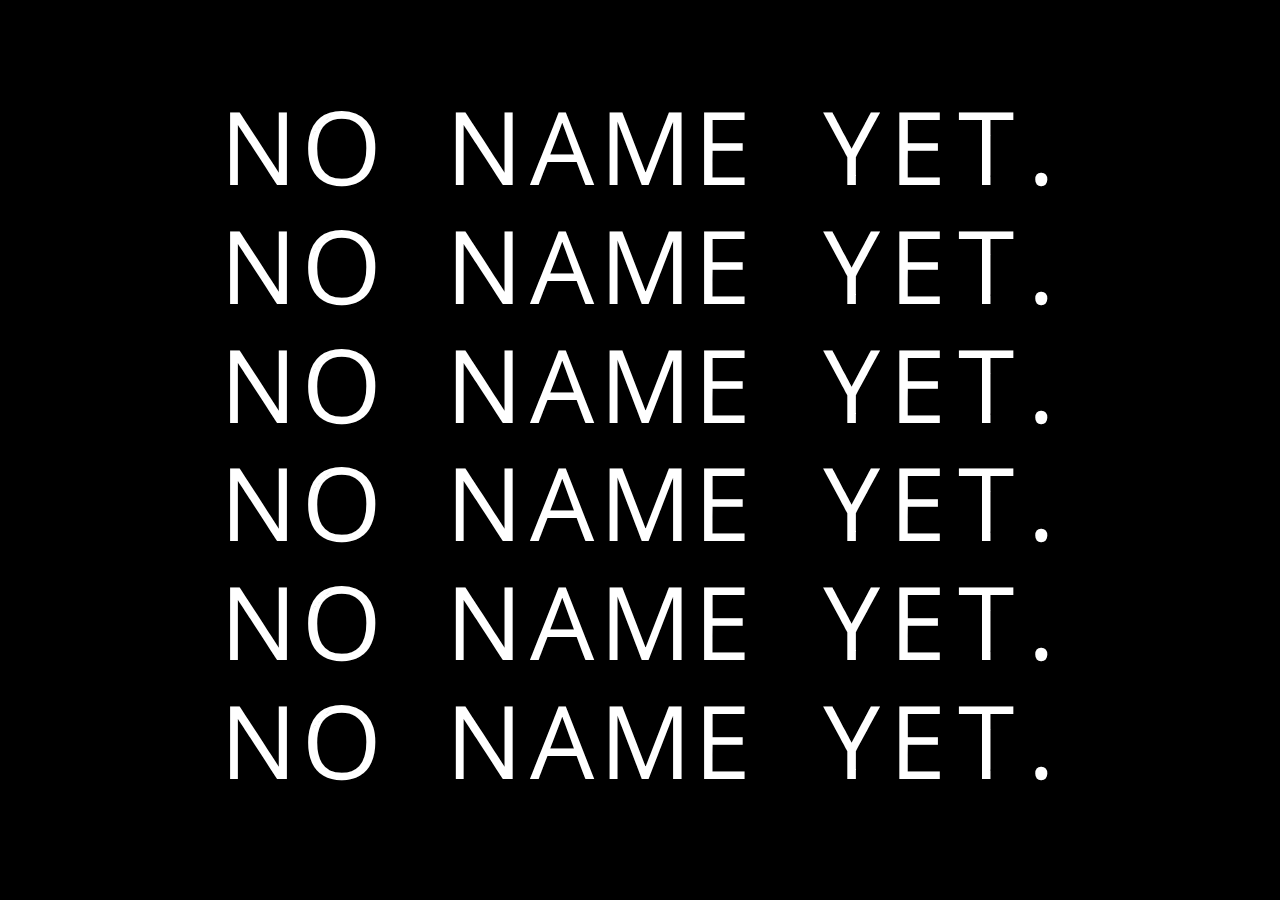
<file: Animation/01-No Name Yet-NB/animation1.html>
<!DOCTYPE html>
<html lang="en" >

<head>
  <meta charset="UTF-8">
  <title>Variable Font CSS Animation</title>
  <meta name="viewport" content="width=device-width, initial-scale=1">
  
  
      <link rel="stylesheet" href="css/animation1.css">

  
</head>

<body>


		<body bgcolor="#000">

  <p>NO NAME YET.</p>
<p>NO NAME YET.</p>
<p>NO NAME YET.</p>
<p>NO NAME YET.</p>
<p>NO NAME YET.</p>
<p>NO NAME YET.</p>
  
  

</body>

</html>
</file>
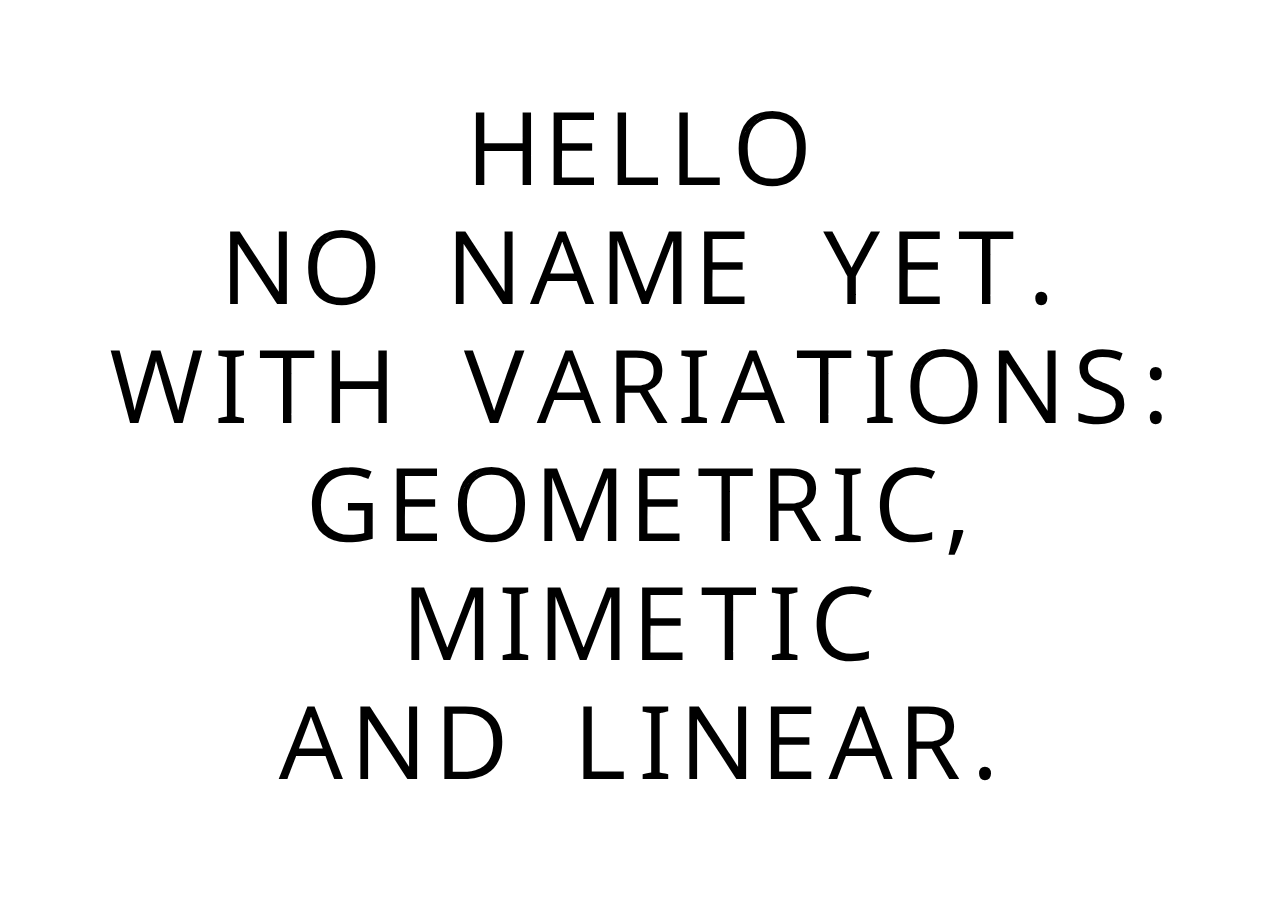
<file: Animation/02-Variations display/animation2.html>
<!DOCTYPE html>
<html lang="en" >

<head>
  <meta charset="UTF-8">
  <title>Variable Font CSS Animation</title>
  <meta name="viewport" content="width=device-width, initial-scale=1">
  
  
      <link rel="stylesheet" href="css/animation2.css">

  
</head>

<body>

  <p>HELLO</p>
<p>NO NAME YET.</p>
<p>WITH VARIATIONS:</p>
<p>GEOMETRIC,</p>
<p>MIMETIC</p>
<p>AND LINEAR.</p>
  
  

</body>

</html>
</file>
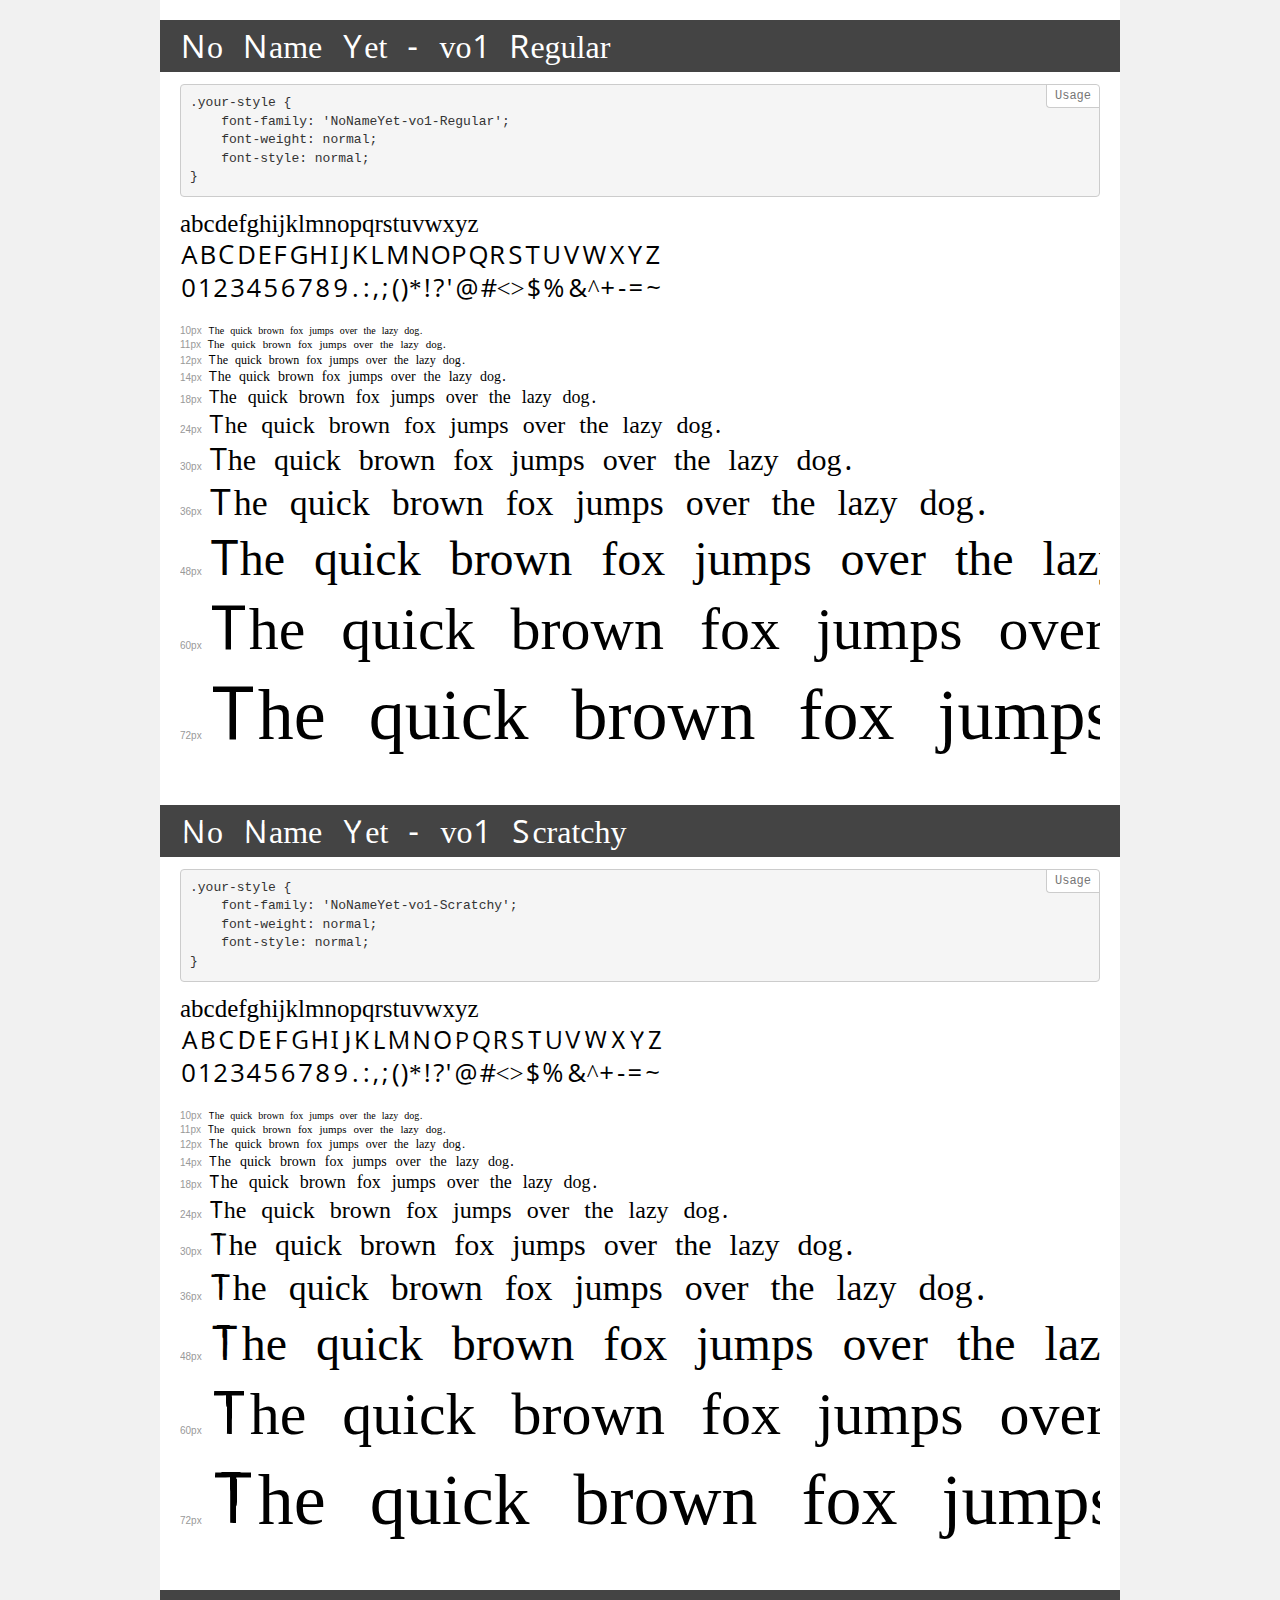
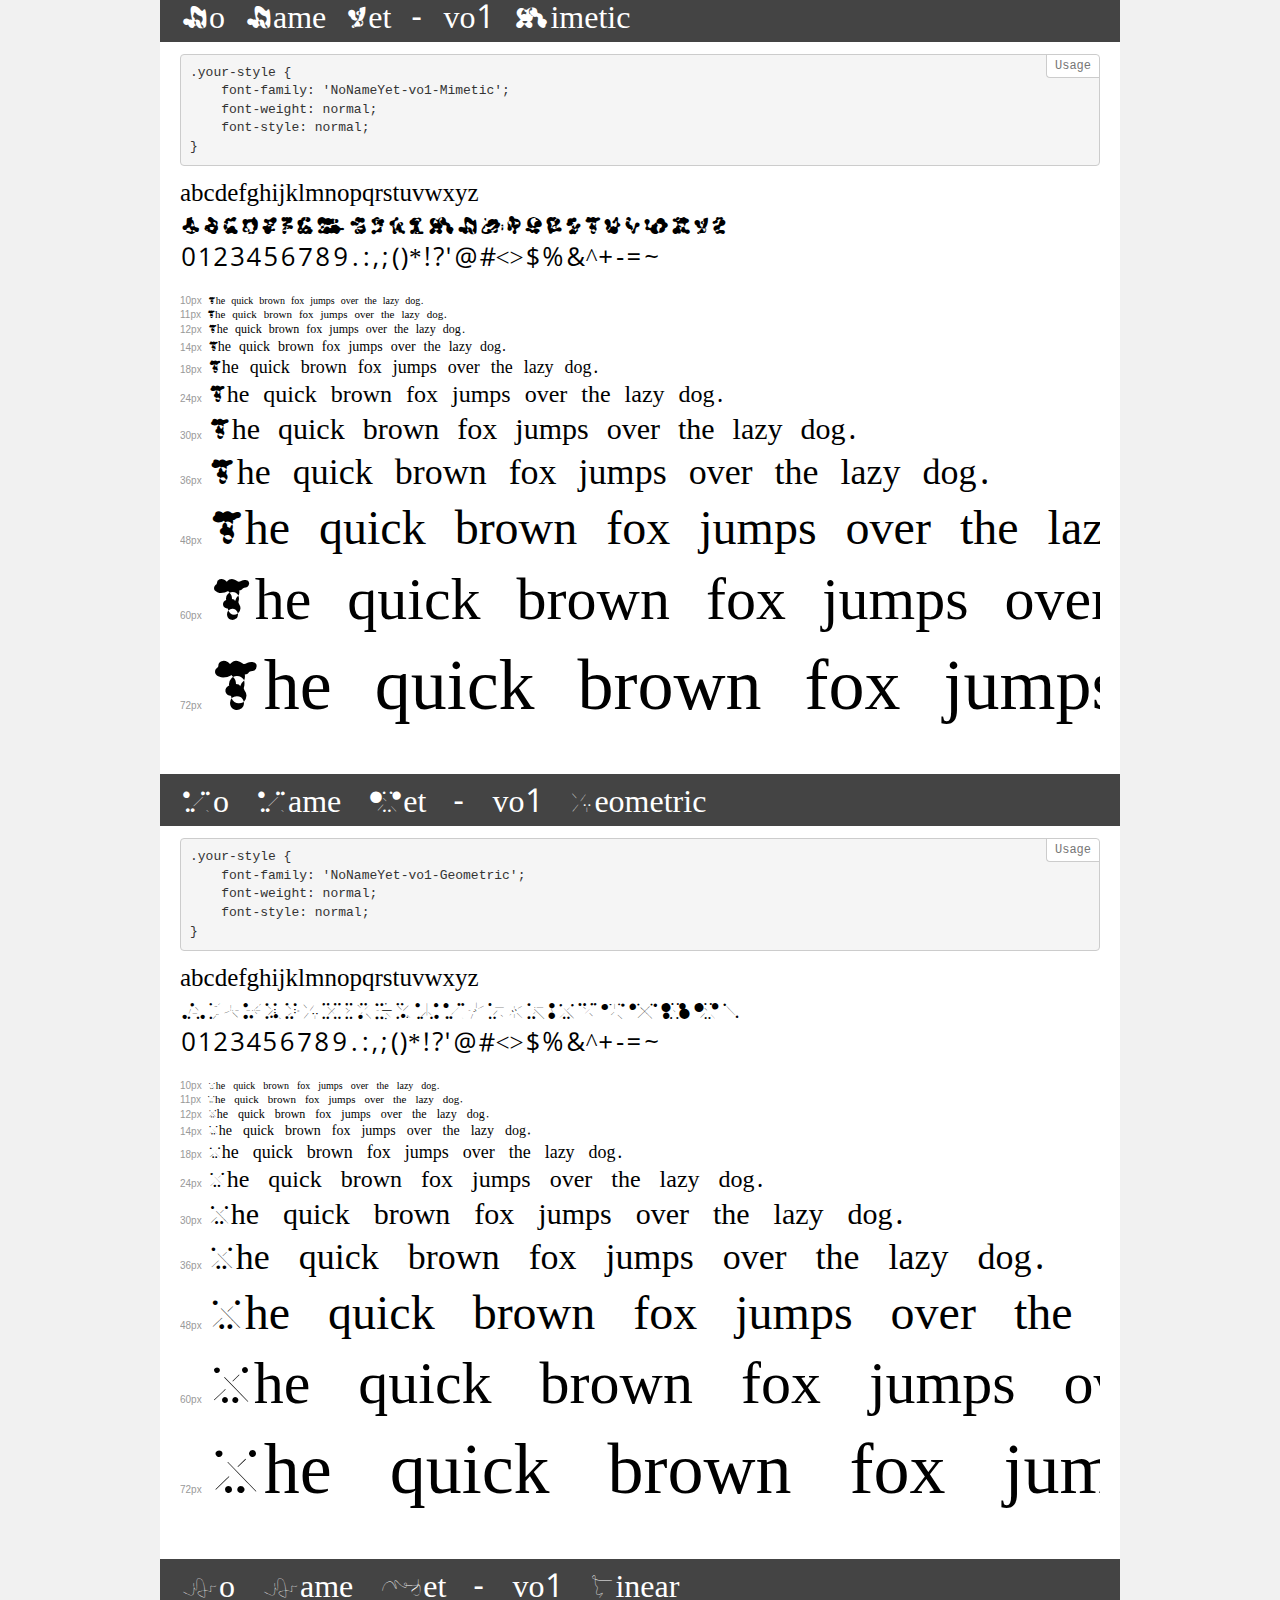
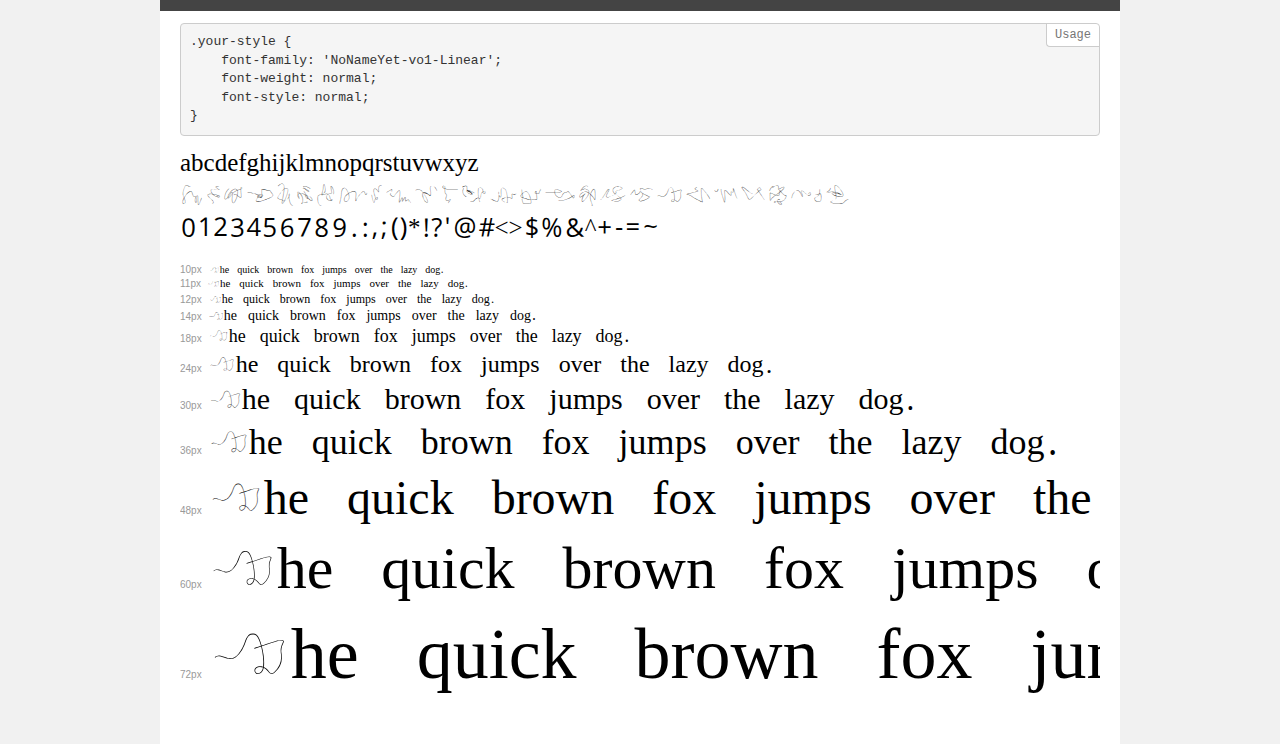
<file: font/_NNY/demo.html>
<!DOCTYPE html>
<html>
<head>
    <meta charset="utf-8">
    <meta http-equiv="X-UA-Compatible" content="IE=edge">
    <meta name="viewport" content="width=device-width, initial-scale=1">
    <meta name="robots" content="noindex, noarchive">
    <meta name="format-detection" content="telephone=no">
    <title>Transfonter demo</title>
    <link href="stylesheet.css" rel="stylesheet">
    <style>
        /*
        http://meyerweb.com/eric/tools/css/reset/
        v2.0 | 20110126
        License: none (public domain)
        */
        html, body, div, span, applet, object, iframe,
        h1, h2, h3, h4, h5, h6, p, blockquote, pre,
        a, abbr, acronym, address, big, cite, code,
        del, dfn, em, img, ins, kbd, q, s, samp,
        small, strike, strong, sub, sup, tt, var,
        b, u, i, center,
        dl, dt, dd, ol, ul, li,
        fieldset, form, label, legend,
        table, caption, tbody, tfoot, thead, tr, th, td,
        article, aside, canvas, details, embed,
        figure, figcaption, footer, header, hgroup,
        menu, nav, output, ruby, section, summary,
        time, mark, audio, video {
            margin: 0;
            padding: 0;
            border: 0;
            font-size: 100%;
            font: inherit;
            vertical-align: baseline;
        }
        /* HTML5 display-role reset for older browsers */
        article, aside, details, figcaption, figure,
        footer, header, hgroup, menu, nav, section {
            display: block;
        }
        body {
            line-height: 1;
        }
        ol, ul {
            list-style: none;
        }
        blockquote, q {
            quotes: none;
        }
        blockquote:before, blockquote:after,
        q:before, q:after {
            content: '';
            content: none;
        }
        table {
            border-collapse: collapse;
            border-spacing: 0;
        }
        /* common styles */
        body {
            background: #f1f1f1;
            color: #000;
        }
        .page {
            background: #fff;
            width: 920px;
            margin: 0 auto;
            padding: 20px 20px 0 20px;
            overflow: hidden;
        }
        .font-container {
            overflow-x: auto;
            overflow-y: hidden;
            margin-bottom: 40px;
            line-height: 1.3;
            white-space: nowrap;
            padding-bottom: 5px;
        }
        h1 {
            position: relative;
            background: #444;
            font-size: 32px;
            color: #fff;
            padding: 10px 20px;
            margin: 0 -20px 12px -20px;
        }
        .letters {
            font-size: 25px;
            margin-bottom: 20px;
        }
        .s10:before {
            content: '10px';
        }
        .s11:before {
            content: '11px';
        }
        .s12:before {
            content: '12px';
        }
        .s14:before {
            content: '14px';
        }
        .s18:before {
            content: '18px';
        }
        .s24:before {
            content: '24px';
        }
        .s30:before {
            content: '30px';
        }
        .s36:before {
            content: '36px';
        }
        .s48:before {
            content: '48px';
        }
        .s60:before {
            content: '60px';
        }
        .s72:before {
            content: '72px';
        }
        .s10:before, .s11:before, .s12:before, .s14:before,
        .s18:before, .s24:before, .s30:before, .s36:before,
        .s48:before, .s60:before, .s72:before {
            font-family: Arial, sans-serif;
            font-size: 10px;
            font-weight: normal;
            font-style: normal;
            color: #999;
            padding-right: 6px;
        }
        pre {
            display: block;
            position: relative;
            padding: 9px;
            margin: 0 0 10px;
            font-family: Monaco, Menlo, Consolas, "Courier New", monospace !important;
            font-size: 13px;
            line-height: 1.428571429;
            color: #333;
            font-weight: normal !important;
            font-style: normal !important;
            background-color: #f5f5f5;
            border: 1px solid #ccc;
            overflow-x: auto;
            border-radius: 4px;
        }
        pre:after {
            display: block;
            position: absolute;
            right: 0;
            top: 0;
            content: 'Usage';
            line-height: 1;
            padding: 5px 8px;
            font-size: 12px;
            color: #767676;
            background-color: #fff;
            border: 1px solid #ccc;
            border-right: none;
            border-top: none;
            border-radius: 0 4px 0 4px;
            z-index: 10;
        }
        /* responsive */
        @media (max-width: 959px) {
            .page {
                width: auto;
                margin: 0;
            }
        }
    </style>
</head>
<body>
<div class="page">
    <div class="demo" style="font-family: 'NoNameYet-vo1-Regular'; font-weight: normal; font-style: normal;">
        <h1>No Name Yet - vo1 Regular</h1>
        <pre>.your-style {
    font-family: 'NoNameYet-vo1-Regular';
    font-weight: normal;
    font-style: normal;
}</pre>
        <div class="font-container">
            <p class="letters">
                abcdefghijklmnopqrstuvwxyz<br>
ABCDEFGHIJKLMNOPQRSTUVWXYZ<br>
                0123456789.:,;()*!?'@#<>$%&^+-=~
            </p>
            <p class="s10" style="font-size: 10px;">The quick brown fox jumps over the lazy dog.</p>
            <p class="s11" style="font-size: 11px;">The quick brown fox jumps over the lazy dog.</p>
            <p class="s12" style="font-size: 12px;">The quick brown fox jumps over the lazy dog.</p>
            <p class="s14" style="font-size: 14px;">The quick brown fox jumps over the lazy dog.</p>
            <p class="s18" style="font-size: 18px;">The quick brown fox jumps over the lazy dog.</p>
            <p class="s24" style="font-size: 24px;">The quick brown fox jumps over the lazy dog.</p>
            <p class="s30" style="font-size: 30px;">The quick brown fox jumps over the lazy dog.</p>
            <p class="s36" style="font-size: 36px;">The quick brown fox jumps over the lazy dog.</p>
            <p class="s48" style="font-size: 48px;">The quick brown fox jumps over the lazy dog.</p>
            <p class="s60" style="font-size: 60px;">The quick brown fox jumps over the lazy dog.</p>
            <p class="s72" style="font-size: 72px;">The quick brown fox jumps over the lazy dog.</p>
        </div>
    </div>
    <div class="demo" style="font-family: 'NoNameYet-vo1-Scratchy'; font-weight: normal; font-style: normal;">
        <h1>No Name Yet - vo1 Scratchy</h1>
        <pre>.your-style {
    font-family: 'NoNameYet-vo1-Scratchy';
    font-weight: normal;
    font-style: normal;
}</pre>
        <div class="font-container">
            <p class="letters">
                abcdefghijklmnopqrstuvwxyz<br>
ABCDEFGHIJKLMNOPQRSTUVWXYZ<br>
                0123456789.:,;()*!?'@#<>$%&^+-=~
            </p>
            <p class="s10" style="font-size: 10px;">The quick brown fox jumps over the lazy dog.</p>
            <p class="s11" style="font-size: 11px;">The quick brown fox jumps over the lazy dog.</p>
            <p class="s12" style="font-size: 12px;">The quick brown fox jumps over the lazy dog.</p>
            <p class="s14" style="font-size: 14px;">The quick brown fox jumps over the lazy dog.</p>
            <p class="s18" style="font-size: 18px;">The quick brown fox jumps over the lazy dog.</p>
            <p class="s24" style="font-size: 24px;">The quick brown fox jumps over the lazy dog.</p>
            <p class="s30" style="font-size: 30px;">The quick brown fox jumps over the lazy dog.</p>
            <p class="s36" style="font-size: 36px;">The quick brown fox jumps over the lazy dog.</p>
            <p class="s48" style="font-size: 48px;">The quick brown fox jumps over the lazy dog.</p>
            <p class="s60" style="font-size: 60px;">The quick brown fox jumps over the lazy dog.</p>
            <p class="s72" style="font-size: 72px;">The quick brown fox jumps over the lazy dog.</p>
        </div>
    </div>
    <div class="demo" style="font-family: 'NoNameYet-vo1-Mimetic'; font-weight: normal; font-style: normal;">
        <h1>No Name Yet - vo1 Mimetic</h1>
        <pre>.your-style {
    font-family: 'NoNameYet-vo1-Mimetic';
    font-weight: normal;
    font-style: normal;
}</pre>
        <div class="font-container">
            <p class="letters">
                abcdefghijklmnopqrstuvwxyz<br>
ABCDEFGHIJKLMNOPQRSTUVWXYZ<br>
                0123456789.:,;()*!?'@#<>$%&^+-=~
            </p>
            <p class="s10" style="font-size: 10px;">The quick brown fox jumps over the lazy dog.</p>
            <p class="s11" style="font-size: 11px;">The quick brown fox jumps over the lazy dog.</p>
            <p class="s12" style="font-size: 12px;">The quick brown fox jumps over the lazy dog.</p>
            <p class="s14" style="font-size: 14px;">The quick brown fox jumps over the lazy dog.</p>
            <p class="s18" style="font-size: 18px;">The quick brown fox jumps over the lazy dog.</p>
            <p class="s24" style="font-size: 24px;">The quick brown fox jumps over the lazy dog.</p>
            <p class="s30" style="font-size: 30px;">The quick brown fox jumps over the lazy dog.</p>
            <p class="s36" style="font-size: 36px;">The quick brown fox jumps over the lazy dog.</p>
            <p class="s48" style="font-size: 48px;">The quick brown fox jumps over the lazy dog.</p>
            <p class="s60" style="font-size: 60px;">The quick brown fox jumps over the lazy dog.</p>
            <p class="s72" style="font-size: 72px;">The quick brown fox jumps over the lazy dog.</p>
        </div>
    </div>
    <div class="demo" style="font-family: 'NoNameYet-vo1-Geometric'; font-weight: normal; font-style: normal;">
        <h1>No Name Yet - vo1 Geometric</h1>
        <pre>.your-style {
    font-family: 'NoNameYet-vo1-Geometric';
    font-weight: normal;
    font-style: normal;
}</pre>
        <div class="font-container">
            <p class="letters">
                abcdefghijklmnopqrstuvwxyz<br>
ABCDEFGHIJKLMNOPQRSTUVWXYZ<br>
                0123456789.:,;()*!?'@#<>$%&^+-=~
            </p>
            <p class="s10" style="font-size: 10px;">The quick brown fox jumps over the lazy dog.</p>
            <p class="s11" style="font-size: 11px;">The quick brown fox jumps over the lazy dog.</p>
            <p class="s12" style="font-size: 12px;">The quick brown fox jumps over the lazy dog.</p>
            <p class="s14" style="font-size: 14px;">The quick brown fox jumps over the lazy dog.</p>
            <p class="s18" style="font-size: 18px;">The quick brown fox jumps over the lazy dog.</p>
            <p class="s24" style="font-size: 24px;">The quick brown fox jumps over the lazy dog.</p>
            <p class="s30" style="font-size: 30px;">The quick brown fox jumps over the lazy dog.</p>
            <p class="s36" style="font-size: 36px;">The quick brown fox jumps over the lazy dog.</p>
            <p class="s48" style="font-size: 48px;">The quick brown fox jumps over the lazy dog.</p>
            <p class="s60" style="font-size: 60px;">The quick brown fox jumps over the lazy dog.</p>
            <p class="s72" style="font-size: 72px;">The quick brown fox jumps over the lazy dog.</p>
        </div>
    </div>
    <div class="demo" style="font-family: 'NoNameYet-vo1-Linear'; font-weight: normal; font-style: normal;">
        <h1>No Name Yet - vo1 Linear</h1>
        <pre>.your-style {
    font-family: 'NoNameYet-vo1-Linear';
    font-weight: normal;
    font-style: normal;
}</pre>
        <div class="font-container">
            <p class="letters">
                abcdefghijklmnopqrstuvwxyz<br>
ABCDEFGHIJKLMNOPQRSTUVWXYZ<br>
                0123456789.:,;()*!?'@#<>$%&^+-=~
            </p>
            <p class="s10" style="font-size: 10px;">The quick brown fox jumps over the lazy dog.</p>
            <p class="s11" style="font-size: 11px;">The quick brown fox jumps over the lazy dog.</p>
            <p class="s12" style="font-size: 12px;">The quick brown fox jumps over the lazy dog.</p>
            <p class="s14" style="font-size: 14px;">The quick brown fox jumps over the lazy dog.</p>
            <p class="s18" style="font-size: 18px;">The quick brown fox jumps over the lazy dog.</p>
            <p class="s24" style="font-size: 24px;">The quick brown fox jumps over the lazy dog.</p>
            <p class="s30" style="font-size: 30px;">The quick brown fox jumps over the lazy dog.</p>
            <p class="s36" style="font-size: 36px;">The quick brown fox jumps over the lazy dog.</p>
            <p class="s48" style="font-size: 48px;">The quick brown fox jumps over the lazy dog.</p>
            <p class="s60" style="font-size: 60px;">The quick brown fox jumps over the lazy dog.</p>
            <p class="s72" style="font-size: 72px;">The quick brown fox jumps over the lazy dog.</p>
        </div>
    </div>
</div>
</body>
</html>
</file>
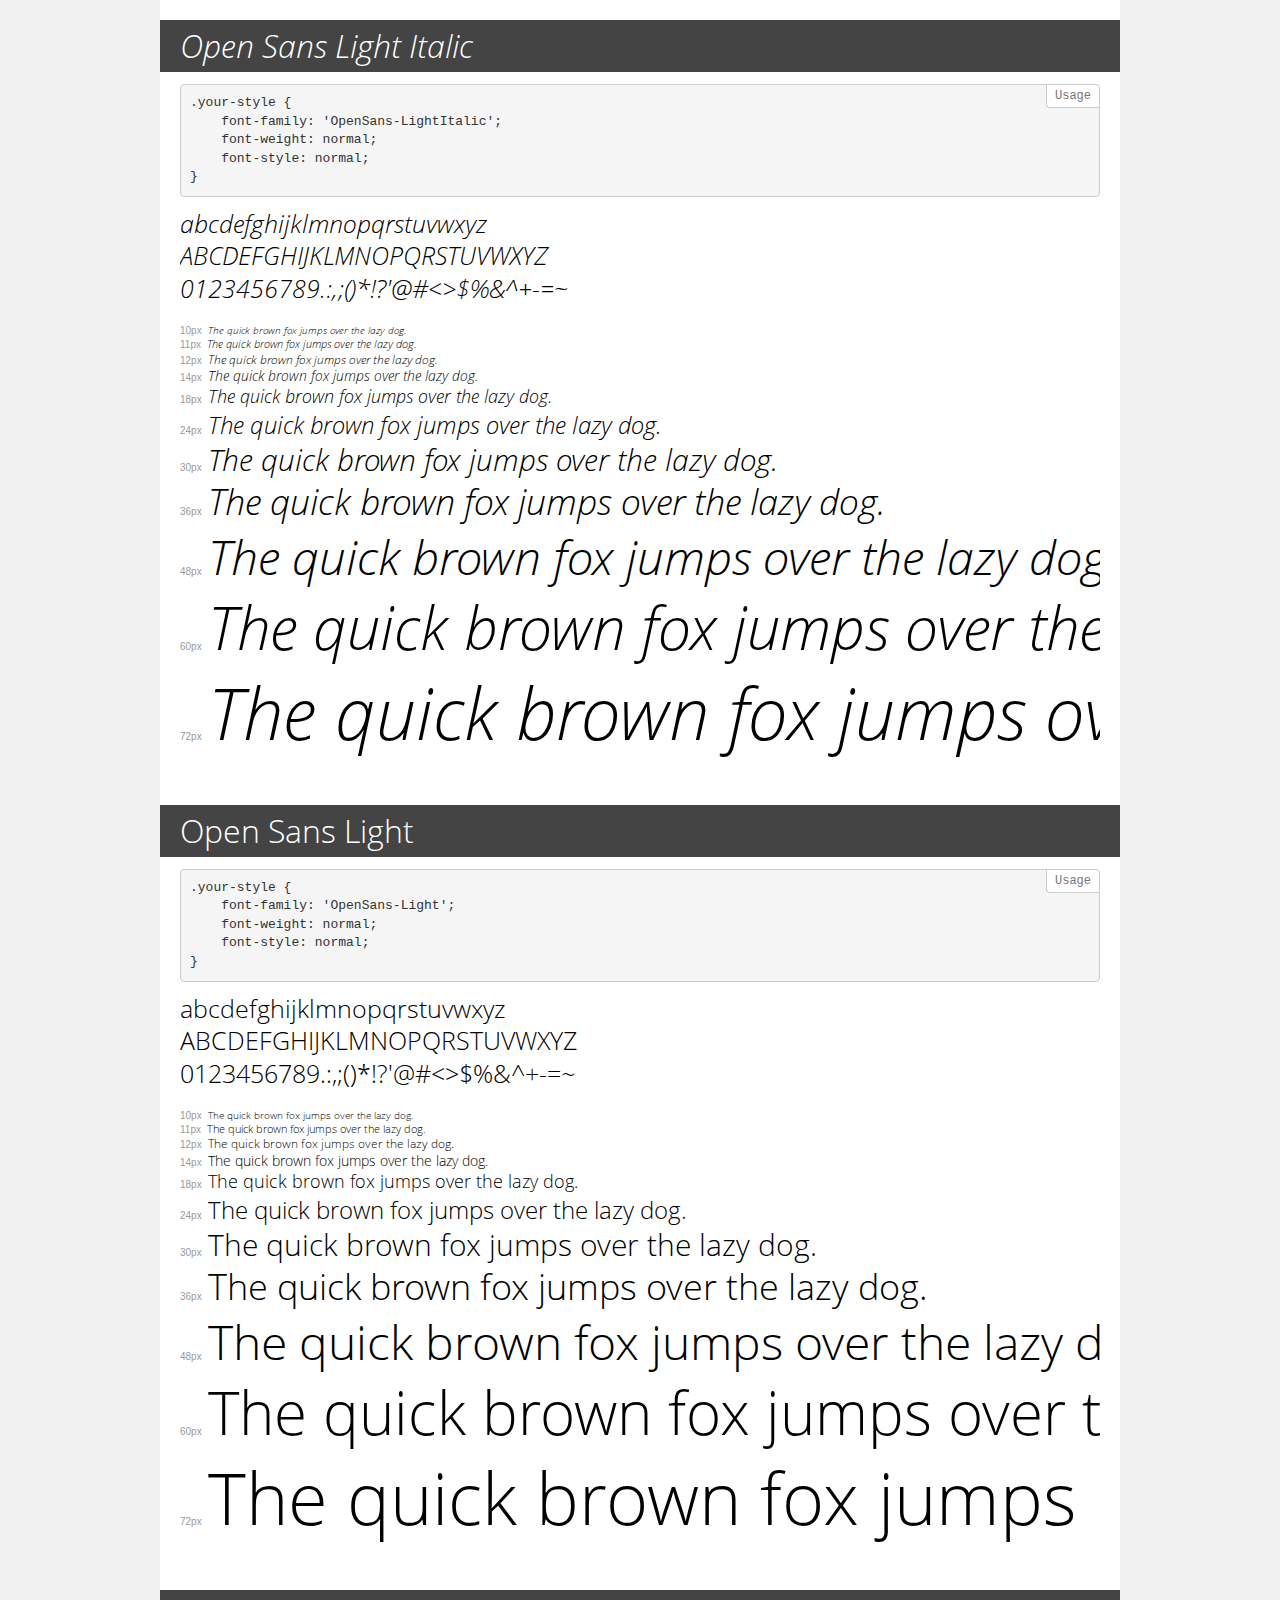
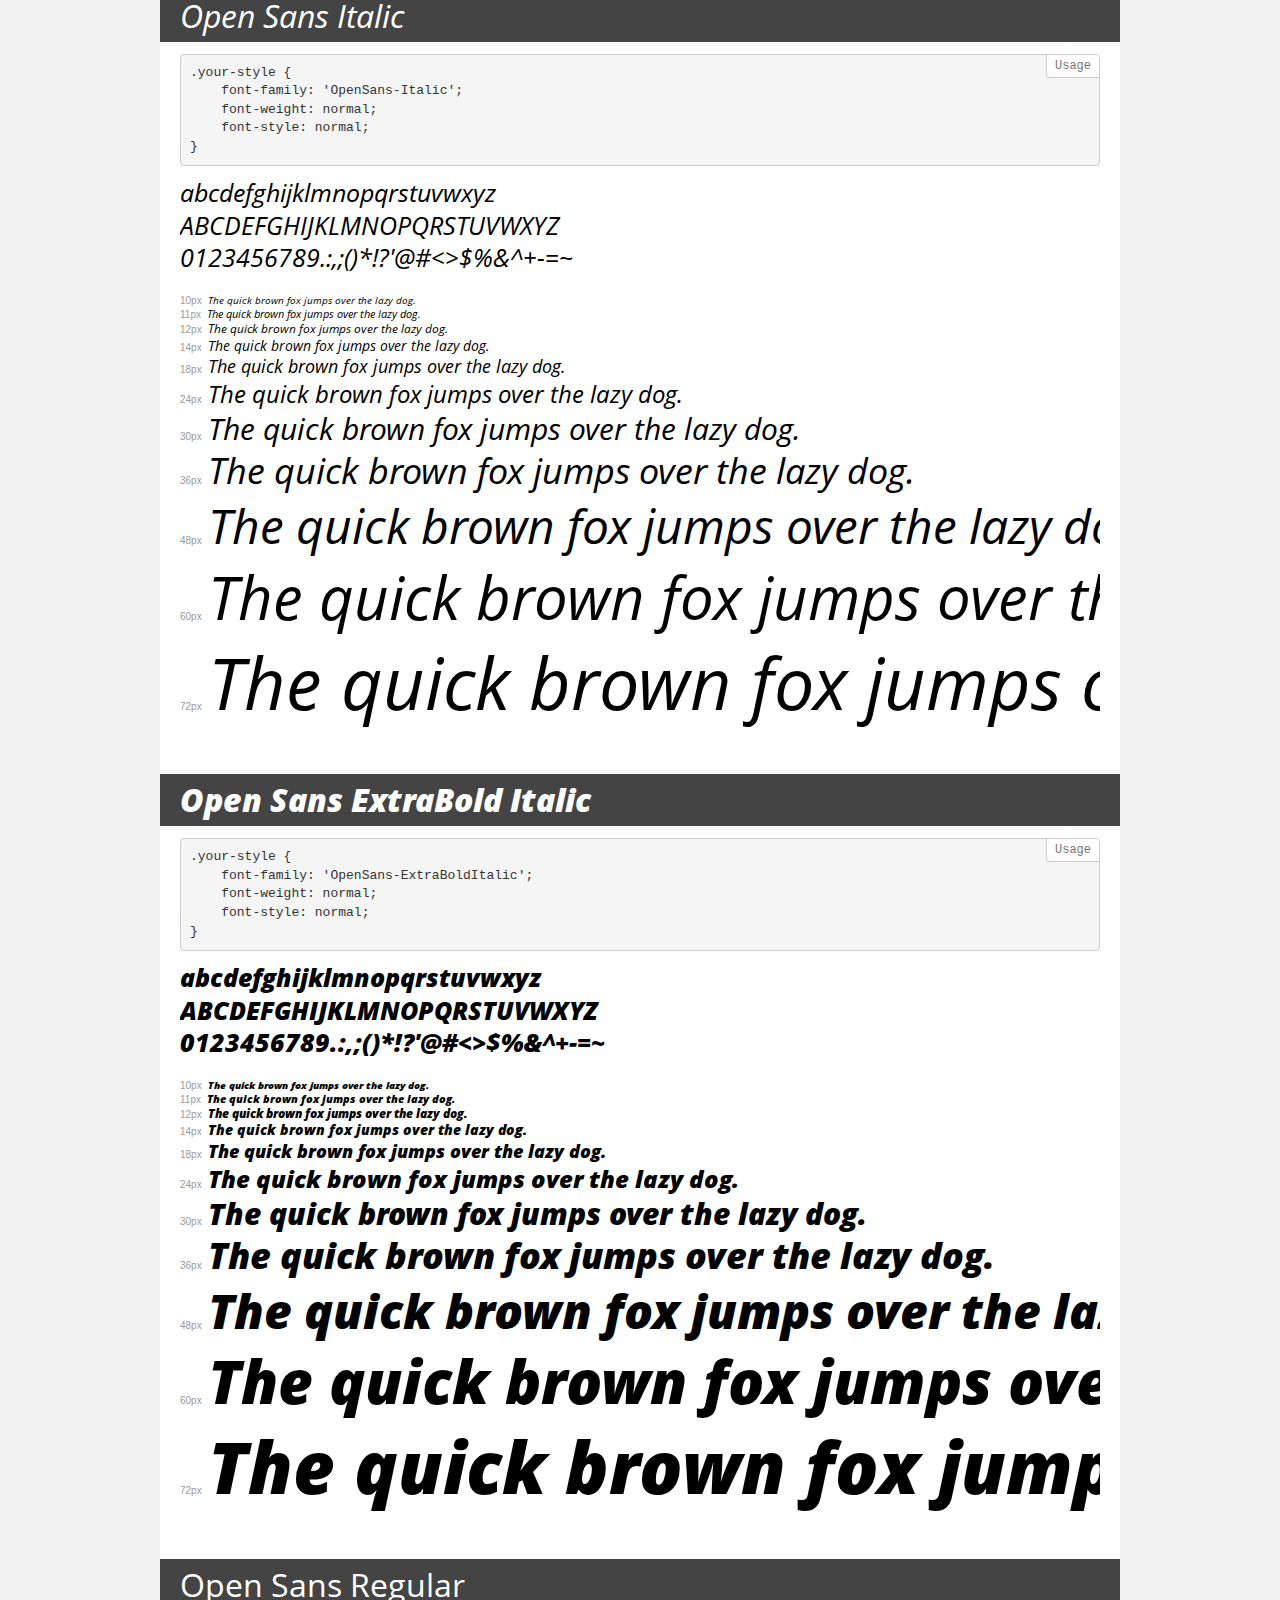
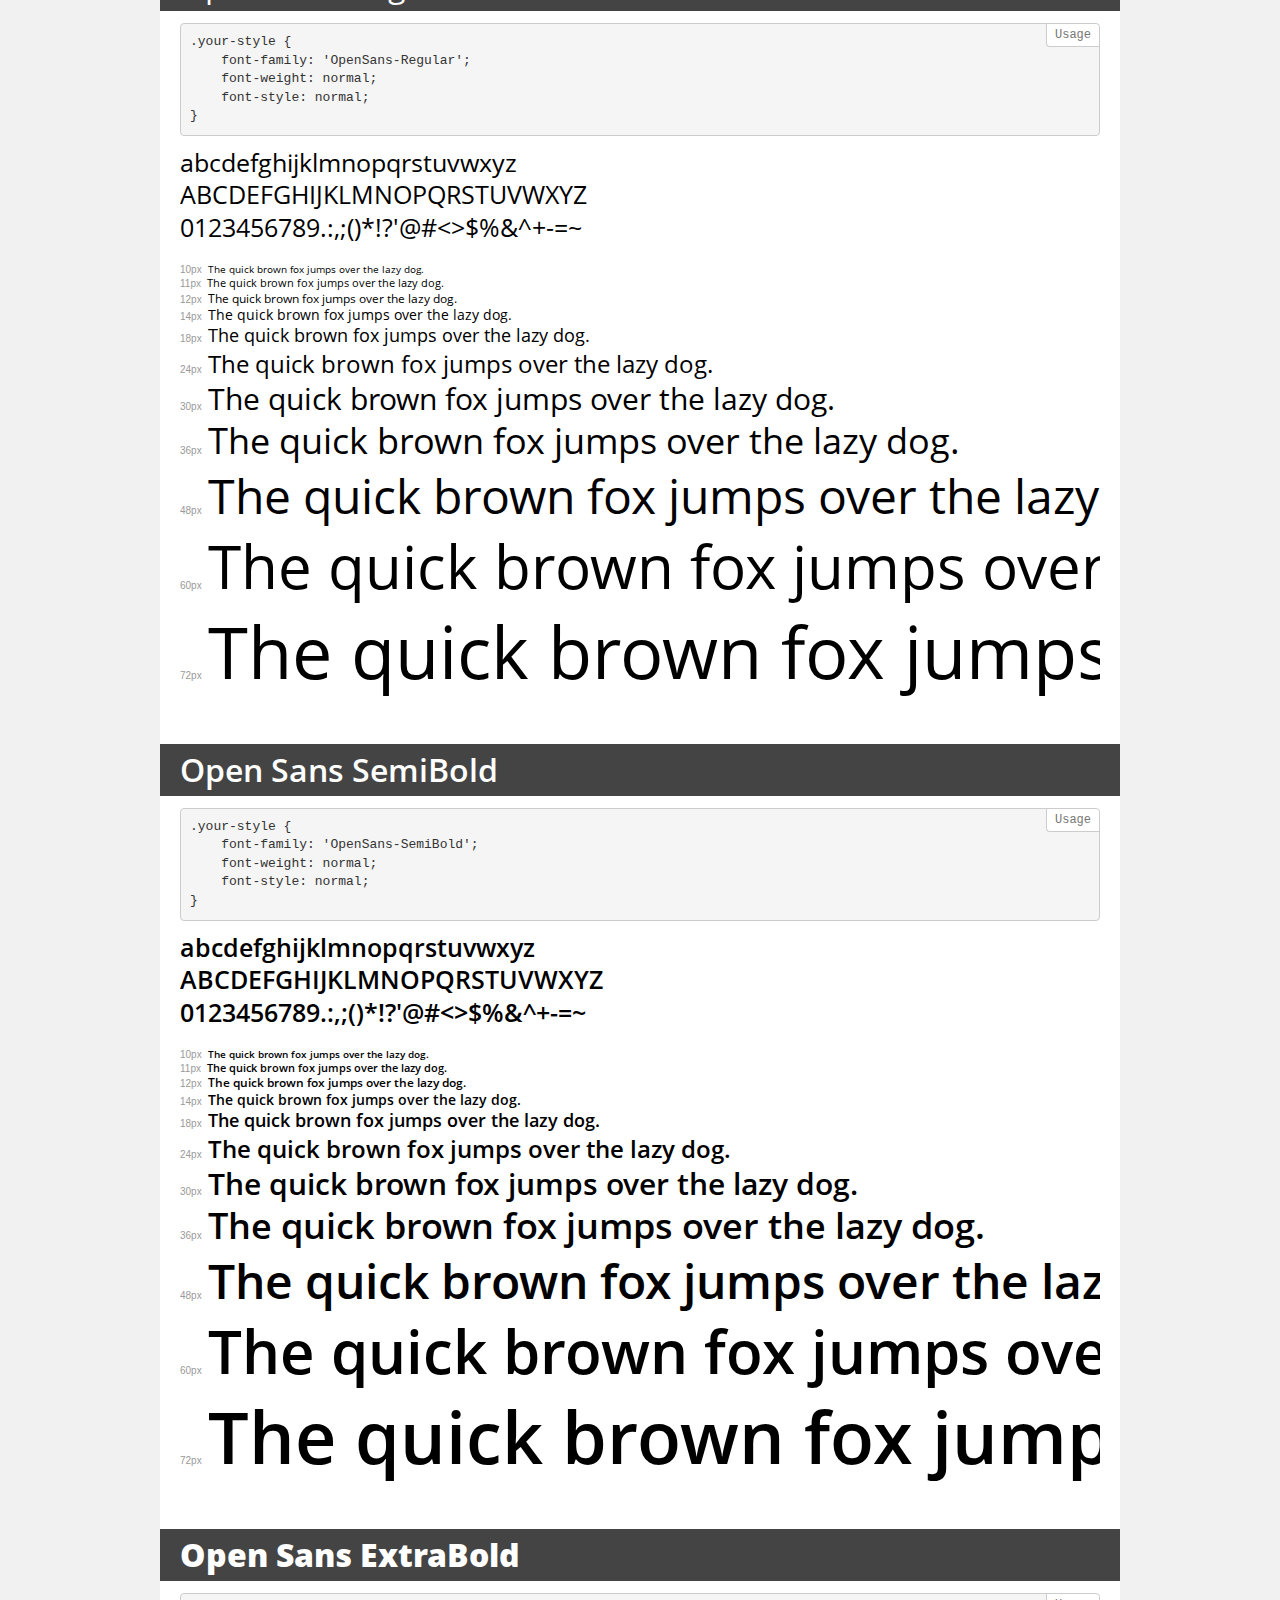
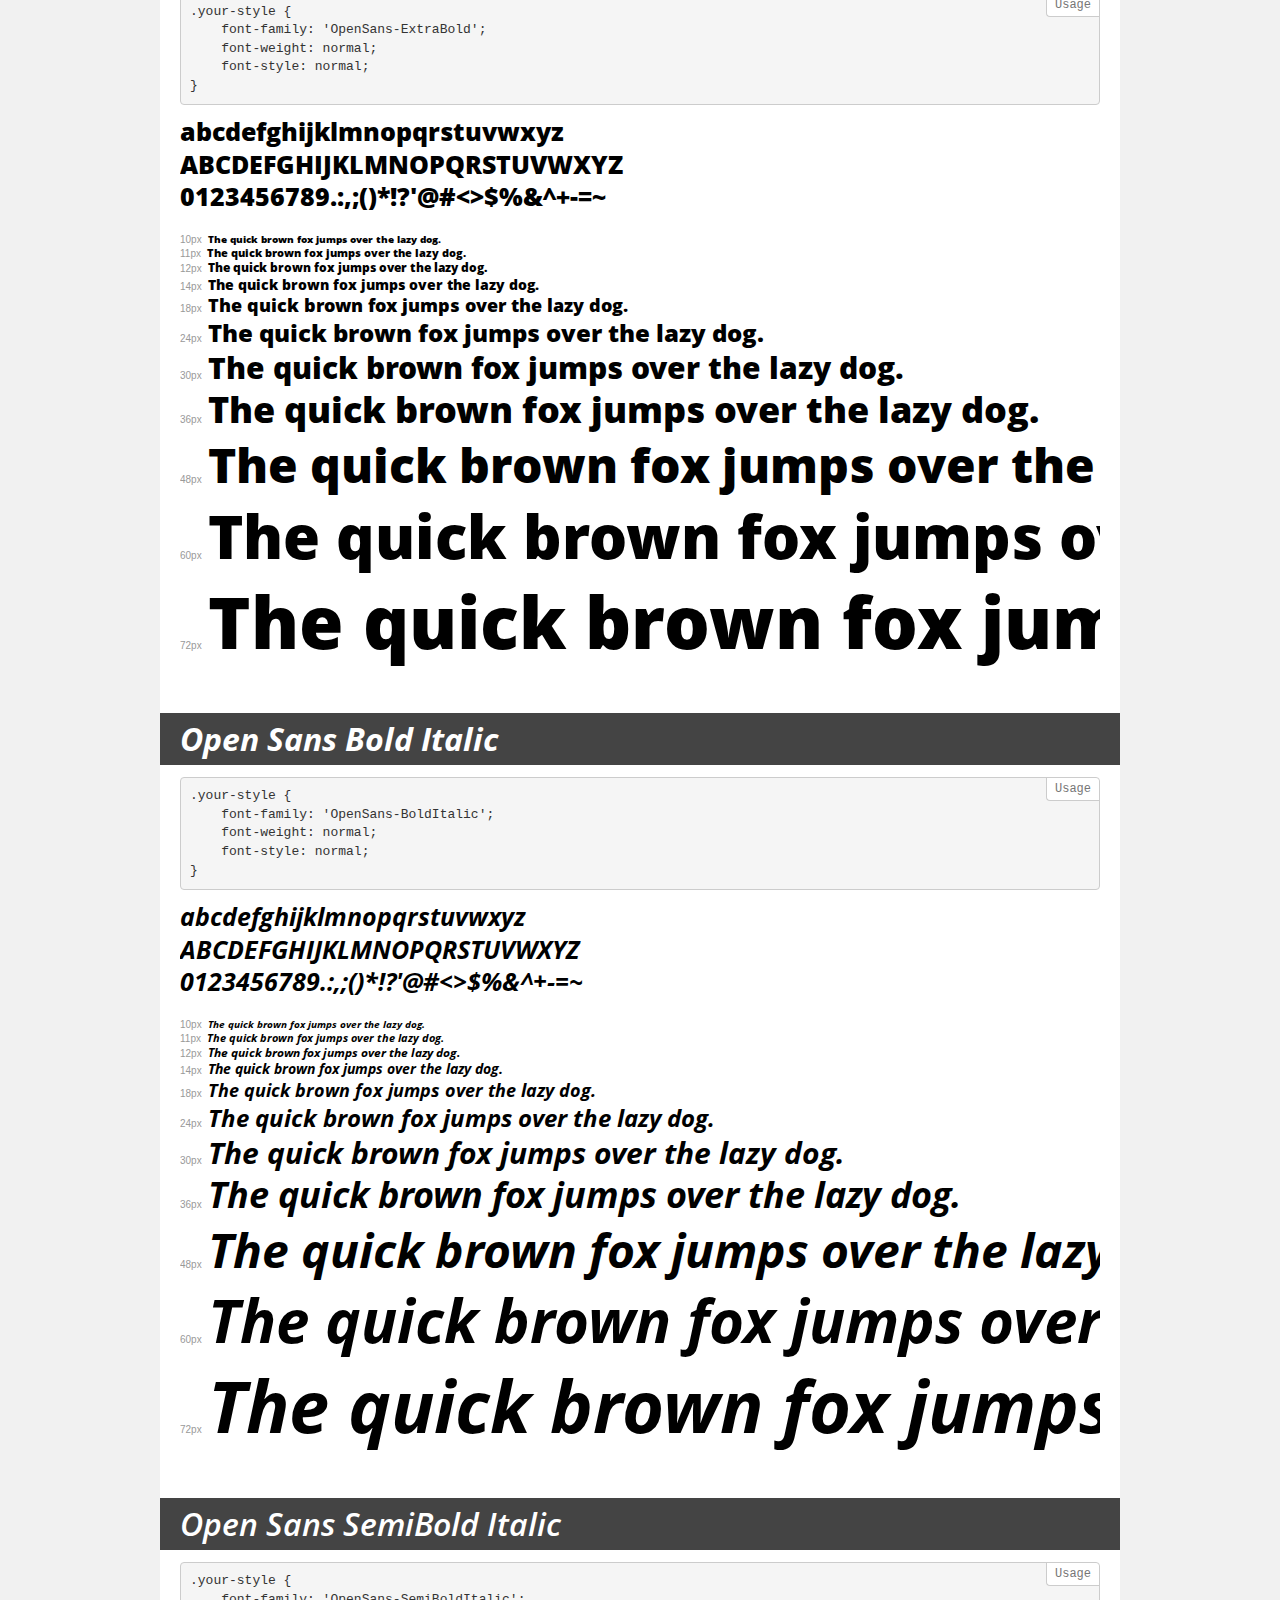
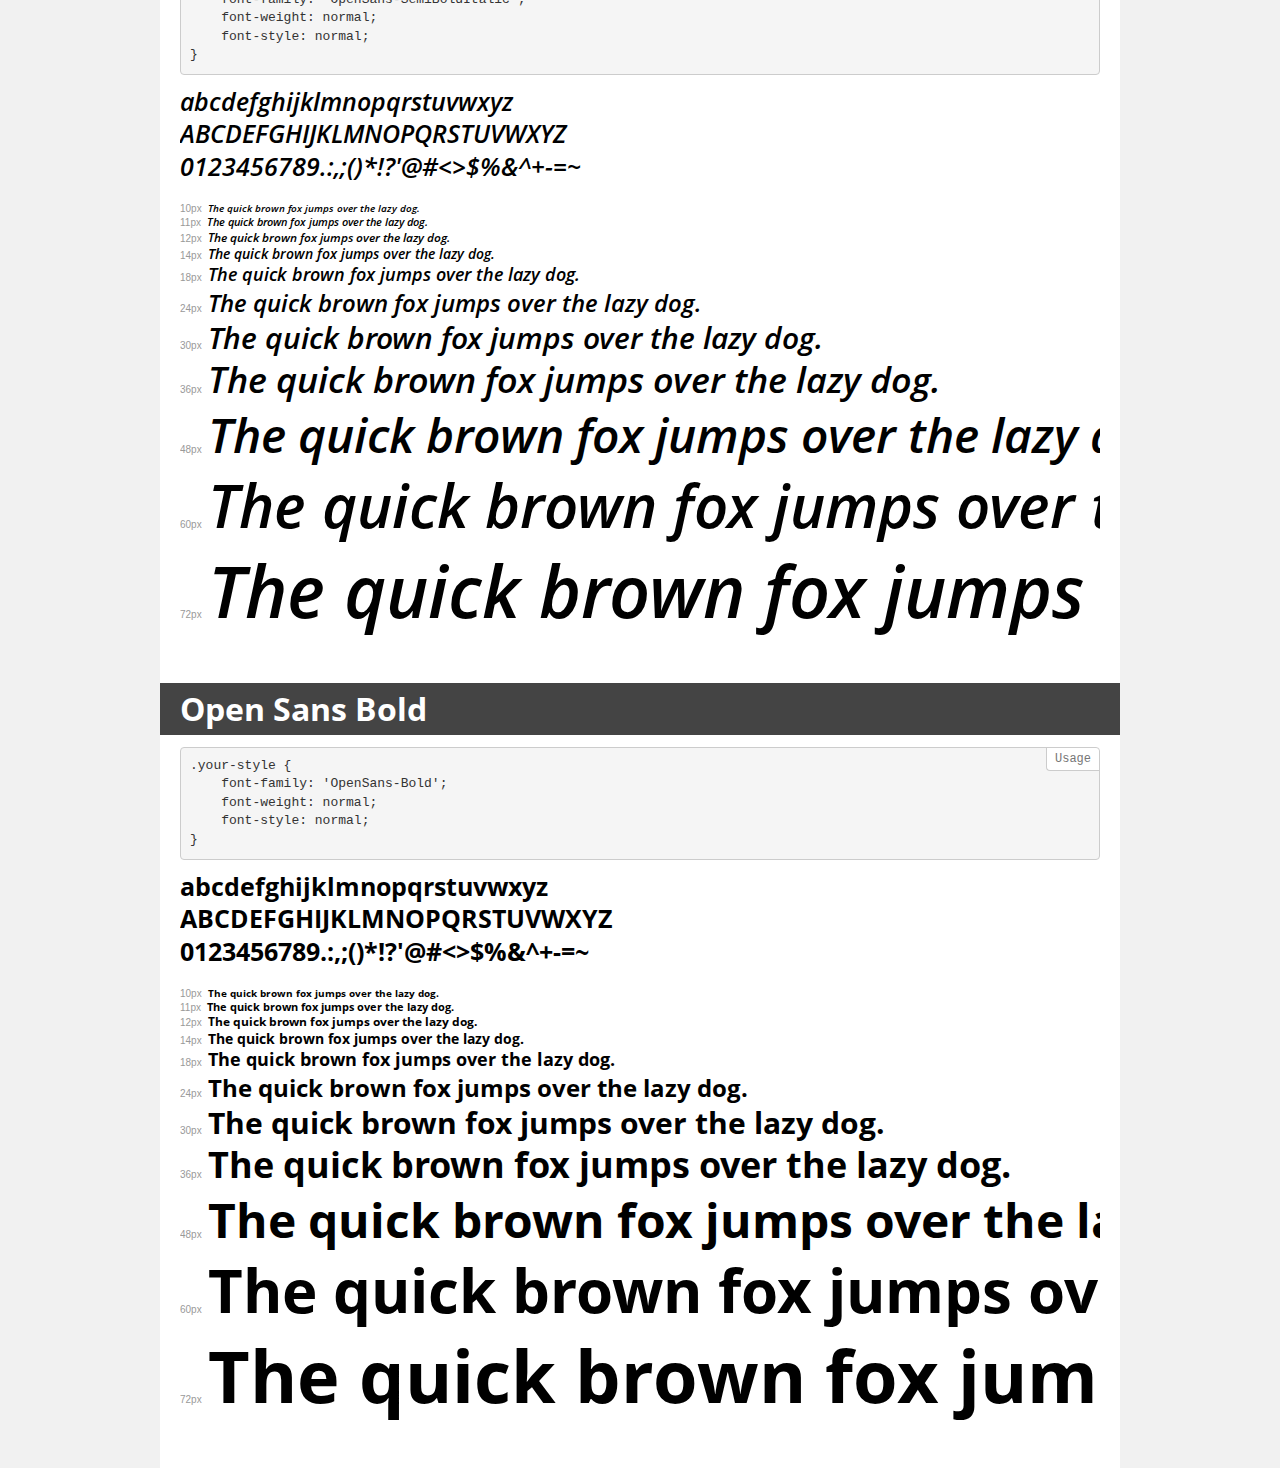
<file: font/_Open_Sans-www/demo.html>
<!DOCTYPE html>
<html>
<head>
    <meta charset="utf-8">
    <meta http-equiv="X-UA-Compatible" content="IE=edge">
    <meta name="viewport" content="width=device-width, initial-scale=1">
    <meta name="robots" content="noindex, noarchive">
    <meta name="format-detection" content="telephone=no">
    <title>Transfonter demo</title>
    <link href="stylesheet.css" rel="stylesheet">
    <style>
        /*
        http://meyerweb.com/eric/tools/css/reset/
        v2.0 | 20110126
        License: none (public domain)
        */
        html, body, div, span, applet, object, iframe,
        h1, h2, h3, h4, h5, h6, p, blockquote, pre,
        a, abbr, acronym, address, big, cite, code,
        del, dfn, em, img, ins, kbd, q, s, samp,
        small, strike, strong, sub, sup, tt, var,
        b, u, i, center,
        dl, dt, dd, ol, ul, li,
        fieldset, form, label, legend,
        table, caption, tbody, tfoot, thead, tr, th, td,
        article, aside, canvas, details, embed,
        figure, figcaption, footer, header, hgroup,
        menu, nav, output, ruby, section, summary,
        time, mark, audio, video {
            margin: 0;
            padding: 0;
            border: 0;
            font-size: 100%;
            font: inherit;
            vertical-align: baseline;
        }
        /* HTML5 display-role reset for older browsers */
        article, aside, details, figcaption, figure,
        footer, header, hgroup, menu, nav, section {
            display: block;
        }
        body {
            line-height: 1;
        }
        ol, ul {
            list-style: none;
        }
        blockquote, q {
            quotes: none;
        }
        blockquote:before, blockquote:after,
        q:before, q:after {
            content: '';
            content: none;
        }
        table {
            border-collapse: collapse;
            border-spacing: 0;
        }
        /* common styles */
        body {
            background: #f1f1f1;
            color: #000;
        }
        .page {
            background: #fff;
            width: 920px;
            margin: 0 auto;
            padding: 20px 20px 0 20px;
            overflow: hidden;
        }
        .font-container {
            overflow-x: auto;
            overflow-y: hidden;
            margin-bottom: 40px;
            line-height: 1.3;
            white-space: nowrap;
            padding-bottom: 5px;
        }
        h1 {
            position: relative;
            background: #444;
            font-size: 32px;
            color: #fff;
            padding: 10px 20px;
            margin: 0 -20px 12px -20px;
        }
        .letters {
            font-size: 25px;
            margin-bottom: 20px;
        }
        .s10:before {
            content: '10px';
        }
        .s11:before {
            content: '11px';
        }
        .s12:before {
            content: '12px';
        }
        .s14:before {
            content: '14px';
        }
        .s18:before {
            content: '18px';
        }
        .s24:before {
            content: '24px';
        }
        .s30:before {
            content: '30px';
        }
        .s36:before {
            content: '36px';
        }
        .s48:before {
            content: '48px';
        }
        .s60:before {
            content: '60px';
        }
        .s72:before {
            content: '72px';
        }
        .s10:before, .s11:before, .s12:before, .s14:before,
        .s18:before, .s24:before, .s30:before, .s36:before,
        .s48:before, .s60:before, .s72:before {
            font-family: Arial, sans-serif;
            font-size: 10px;
            font-weight: normal;
            font-style: normal;
            color: #999;
            padding-right: 6px;
        }
        pre {
            display: block;
            position: relative;
            padding: 9px;
            margin: 0 0 10px;
            font-family: Monaco, Menlo, Consolas, "Courier New", monospace !important;
            font-size: 13px;
            line-height: 1.428571429;
            color: #333;
            font-weight: normal !important;
            font-style: normal !important;
            background-color: #f5f5f5;
            border: 1px solid #ccc;
            overflow-x: auto;
            border-radius: 4px;
        }
        pre:after {
            display: block;
            position: absolute;
            right: 0;
            top: 0;
            content: 'Usage';
            line-height: 1;
            padding: 5px 8px;
            font-size: 12px;
            color: #767676;
            background-color: #fff;
            border: 1px solid #ccc;
            border-right: none;
            border-top: none;
            border-radius: 0 4px 0 4px;
            z-index: 10;
        }
        /* responsive */
        @media (max-width: 959px) {
            .page {
                width: auto;
                margin: 0;
            }
        }
    </style>
</head>
<body>
<div class="page">
    <div class="demo" style="font-family: 'OpenSans-LightItalic'; font-weight: normal; font-style: normal;">
        <h1>Open Sans Light Italic</h1>
        <pre>.your-style {
    font-family: 'OpenSans-LightItalic';
    font-weight: normal;
    font-style: normal;
}</pre>
        <div class="font-container">
            <p class="letters">
                abcdefghijklmnopqrstuvwxyz<br>
ABCDEFGHIJKLMNOPQRSTUVWXYZ<br>
                0123456789.:,;()*!?'@#<>$%&^+-=~
            </p>
            <p class="s10" style="font-size: 10px;">The quick brown fox jumps over the lazy dog.</p>
            <p class="s11" style="font-size: 11px;">The quick brown fox jumps over the lazy dog.</p>
            <p class="s12" style="font-size: 12px;">The quick brown fox jumps over the lazy dog.</p>
            <p class="s14" style="font-size: 14px;">The quick brown fox jumps over the lazy dog.</p>
            <p class="s18" style="font-size: 18px;">The quick brown fox jumps over the lazy dog.</p>
            <p class="s24" style="font-size: 24px;">The quick brown fox jumps over the lazy dog.</p>
            <p class="s30" style="font-size: 30px;">The quick brown fox jumps over the lazy dog.</p>
            <p class="s36" style="font-size: 36px;">The quick brown fox jumps over the lazy dog.</p>
            <p class="s48" style="font-size: 48px;">The quick brown fox jumps over the lazy dog.</p>
            <p class="s60" style="font-size: 60px;">The quick brown fox jumps over the lazy dog.</p>
            <p class="s72" style="font-size: 72px;">The quick brown fox jumps over the lazy dog.</p>
        </div>
    </div>
    <div class="demo" style="font-family: 'OpenSans-Light'; font-weight: normal; font-style: normal;">
        <h1>Open Sans Light</h1>
        <pre>.your-style {
    font-family: 'OpenSans-Light';
    font-weight: normal;
    font-style: normal;
}</pre>
        <div class="font-container">
            <p class="letters">
                abcdefghijklmnopqrstuvwxyz<br>
ABCDEFGHIJKLMNOPQRSTUVWXYZ<br>
                0123456789.:,;()*!?'@#<>$%&^+-=~
            </p>
            <p class="s10" style="font-size: 10px;">The quick brown fox jumps over the lazy dog.</p>
            <p class="s11" style="font-size: 11px;">The quick brown fox jumps over the lazy dog.</p>
            <p class="s12" style="font-size: 12px;">The quick brown fox jumps over the lazy dog.</p>
            <p class="s14" style="font-size: 14px;">The quick brown fox jumps over the lazy dog.</p>
            <p class="s18" style="font-size: 18px;">The quick brown fox jumps over the lazy dog.</p>
            <p class="s24" style="font-size: 24px;">The quick brown fox jumps over the lazy dog.</p>
            <p class="s30" style="font-size: 30px;">The quick brown fox jumps over the lazy dog.</p>
            <p class="s36" style="font-size: 36px;">The quick brown fox jumps over the lazy dog.</p>
            <p class="s48" style="font-size: 48px;">The quick brown fox jumps over the lazy dog.</p>
            <p class="s60" style="font-size: 60px;">The quick brown fox jumps over the lazy dog.</p>
            <p class="s72" style="font-size: 72px;">The quick brown fox jumps over the lazy dog.</p>
        </div>
    </div>
    <div class="demo" style="font-family: 'OpenSans-Italic'; font-weight: normal; font-style: normal;">
        <h1>Open Sans Italic</h1>
        <pre>.your-style {
    font-family: 'OpenSans-Italic';
    font-weight: normal;
    font-style: normal;
}</pre>
        <div class="font-container">
            <p class="letters">
                abcdefghijklmnopqrstuvwxyz<br>
ABCDEFGHIJKLMNOPQRSTUVWXYZ<br>
                0123456789.:,;()*!?'@#<>$%&^+-=~
            </p>
            <p class="s10" style="font-size: 10px;">The quick brown fox jumps over the lazy dog.</p>
            <p class="s11" style="font-size: 11px;">The quick brown fox jumps over the lazy dog.</p>
            <p class="s12" style="font-size: 12px;">The quick brown fox jumps over the lazy dog.</p>
            <p class="s14" style="font-size: 14px;">The quick brown fox jumps over the lazy dog.</p>
            <p class="s18" style="font-size: 18px;">The quick brown fox jumps over the lazy dog.</p>
            <p class="s24" style="font-size: 24px;">The quick brown fox jumps over the lazy dog.</p>
            <p class="s30" style="font-size: 30px;">The quick brown fox jumps over the lazy dog.</p>
            <p class="s36" style="font-size: 36px;">The quick brown fox jumps over the lazy dog.</p>
            <p class="s48" style="font-size: 48px;">The quick brown fox jumps over the lazy dog.</p>
            <p class="s60" style="font-size: 60px;">The quick brown fox jumps over the lazy dog.</p>
            <p class="s72" style="font-size: 72px;">The quick brown fox jumps over the lazy dog.</p>
        </div>
    </div>
    <div class="demo" style="font-family: 'OpenSans-ExtraBoldItalic'; font-weight: normal; font-style: normal;">
        <h1>Open Sans ExtraBold Italic</h1>
        <pre>.your-style {
    font-family: 'OpenSans-ExtraBoldItalic';
    font-weight: normal;
    font-style: normal;
}</pre>
        <div class="font-container">
            <p class="letters">
                abcdefghijklmnopqrstuvwxyz<br>
ABCDEFGHIJKLMNOPQRSTUVWXYZ<br>
                0123456789.:,;()*!?'@#<>$%&^+-=~
            </p>
            <p class="s10" style="font-size: 10px;">The quick brown fox jumps over the lazy dog.</p>
            <p class="s11" style="font-size: 11px;">The quick brown fox jumps over the lazy dog.</p>
            <p class="s12" style="font-size: 12px;">The quick brown fox jumps over the lazy dog.</p>
            <p class="s14" style="font-size: 14px;">The quick brown fox jumps over the lazy dog.</p>
            <p class="s18" style="font-size: 18px;">The quick brown fox jumps over the lazy dog.</p>
            <p class="s24" style="font-size: 24px;">The quick brown fox jumps over the lazy dog.</p>
            <p class="s30" style="font-size: 30px;">The quick brown fox jumps over the lazy dog.</p>
            <p class="s36" style="font-size: 36px;">The quick brown fox jumps over the lazy dog.</p>
            <p class="s48" style="font-size: 48px;">The quick brown fox jumps over the lazy dog.</p>
            <p class="s60" style="font-size: 60px;">The quick brown fox jumps over the lazy dog.</p>
            <p class="s72" style="font-size: 72px;">The quick brown fox jumps over the lazy dog.</p>
        </div>
    </div>
    <div class="demo" style="font-family: 'OpenSans-Regular'; font-weight: normal; font-style: normal;">
        <h1>Open Sans Regular</h1>
        <pre>.your-style {
    font-family: 'OpenSans-Regular';
    font-weight: normal;
    font-style: normal;
}</pre>
        <div class="font-container">
            <p class="letters">
                abcdefghijklmnopqrstuvwxyz<br>
ABCDEFGHIJKLMNOPQRSTUVWXYZ<br>
                0123456789.:,;()*!?'@#<>$%&^+-=~
            </p>
            <p class="s10" style="font-size: 10px;">The quick brown fox jumps over the lazy dog.</p>
            <p class="s11" style="font-size: 11px;">The quick brown fox jumps over the lazy dog.</p>
            <p class="s12" style="font-size: 12px;">The quick brown fox jumps over the lazy dog.</p>
            <p class="s14" style="font-size: 14px;">The quick brown fox jumps over the lazy dog.</p>
            <p class="s18" style="font-size: 18px;">The quick brown fox jumps over the lazy dog.</p>
            <p class="s24" style="font-size: 24px;">The quick brown fox jumps over the lazy dog.</p>
            <p class="s30" style="font-size: 30px;">The quick brown fox jumps over the lazy dog.</p>
            <p class="s36" style="font-size: 36px;">The quick brown fox jumps over the lazy dog.</p>
            <p class="s48" style="font-size: 48px;">The quick brown fox jumps over the lazy dog.</p>
            <p class="s60" style="font-size: 60px;">The quick brown fox jumps over the lazy dog.</p>
            <p class="s72" style="font-size: 72px;">The quick brown fox jumps over the lazy dog.</p>
        </div>
    </div>
    <div class="demo" style="font-family: 'OpenSans-SemiBold'; font-weight: normal; font-style: normal;">
        <h1>Open Sans SemiBold</h1>
        <pre>.your-style {
    font-family: 'OpenSans-SemiBold';
    font-weight: normal;
    font-style: normal;
}</pre>
        <div class="font-container">
            <p class="letters">
                abcdefghijklmnopqrstuvwxyz<br>
ABCDEFGHIJKLMNOPQRSTUVWXYZ<br>
                0123456789.:,;()*!?'@#<>$%&^+-=~
            </p>
            <p class="s10" style="font-size: 10px;">The quick brown fox jumps over the lazy dog.</p>
            <p class="s11" style="font-size: 11px;">The quick brown fox jumps over the lazy dog.</p>
            <p class="s12" style="font-size: 12px;">The quick brown fox jumps over the lazy dog.</p>
            <p class="s14" style="font-size: 14px;">The quick brown fox jumps over the lazy dog.</p>
            <p class="s18" style="font-size: 18px;">The quick brown fox jumps over the lazy dog.</p>
            <p class="s24" style="font-size: 24px;">The quick brown fox jumps over the lazy dog.</p>
            <p class="s30" style="font-size: 30px;">The quick brown fox jumps over the lazy dog.</p>
            <p class="s36" style="font-size: 36px;">The quick brown fox jumps over the lazy dog.</p>
            <p class="s48" style="font-size: 48px;">The quick brown fox jumps over the lazy dog.</p>
            <p class="s60" style="font-size: 60px;">The quick brown fox jumps over the lazy dog.</p>
            <p class="s72" style="font-size: 72px;">The quick brown fox jumps over the lazy dog.</p>
        </div>
    </div>
    <div class="demo" style="font-family: 'OpenSans-ExtraBold'; font-weight: normal; font-style: normal;">
        <h1>Open Sans ExtraBold</h1>
        <pre>.your-style {
    font-family: 'OpenSans-ExtraBold';
    font-weight: normal;
    font-style: normal;
}</pre>
        <div class="font-container">
            <p class="letters">
                abcdefghijklmnopqrstuvwxyz<br>
ABCDEFGHIJKLMNOPQRSTUVWXYZ<br>
                0123456789.:,;()*!?'@#<>$%&^+-=~
            </p>
            <p class="s10" style="font-size: 10px;">The quick brown fox jumps over the lazy dog.</p>
            <p class="s11" style="font-size: 11px;">The quick brown fox jumps over the lazy dog.</p>
            <p class="s12" style="font-size: 12px;">The quick brown fox jumps over the lazy dog.</p>
            <p class="s14" style="font-size: 14px;">The quick brown fox jumps over the lazy dog.</p>
            <p class="s18" style="font-size: 18px;">The quick brown fox jumps over the lazy dog.</p>
            <p class="s24" style="font-size: 24px;">The quick brown fox jumps over the lazy dog.</p>
            <p class="s30" style="font-size: 30px;">The quick brown fox jumps over the lazy dog.</p>
            <p class="s36" style="font-size: 36px;">The quick brown fox jumps over the lazy dog.</p>
            <p class="s48" style="font-size: 48px;">The quick brown fox jumps over the lazy dog.</p>
            <p class="s60" style="font-size: 60px;">The quick brown fox jumps over the lazy dog.</p>
            <p class="s72" style="font-size: 72px;">The quick brown fox jumps over the lazy dog.</p>
        </div>
    </div>
    <div class="demo" style="font-family: 'OpenSans-BoldItalic'; font-weight: normal; font-style: normal;">
        <h1>Open Sans Bold Italic</h1>
        <pre>.your-style {
    font-family: 'OpenSans-BoldItalic';
    font-weight: normal;
    font-style: normal;
}</pre>
        <div class="font-container">
            <p class="letters">
                abcdefghijklmnopqrstuvwxyz<br>
ABCDEFGHIJKLMNOPQRSTUVWXYZ<br>
                0123456789.:,;()*!?'@#<>$%&^+-=~
            </p>
            <p class="s10" style="font-size: 10px;">The quick brown fox jumps over the lazy dog.</p>
            <p class="s11" style="font-size: 11px;">The quick brown fox jumps over the lazy dog.</p>
            <p class="s12" style="font-size: 12px;">The quick brown fox jumps over the lazy dog.</p>
            <p class="s14" style="font-size: 14px;">The quick brown fox jumps over the lazy dog.</p>
            <p class="s18" style="font-size: 18px;">The quick brown fox jumps over the lazy dog.</p>
            <p class="s24" style="font-size: 24px;">The quick brown fox jumps over the lazy dog.</p>
            <p class="s30" style="font-size: 30px;">The quick brown fox jumps over the lazy dog.</p>
            <p class="s36" style="font-size: 36px;">The quick brown fox jumps over the lazy dog.</p>
            <p class="s48" style="font-size: 48px;">The quick brown fox jumps over the lazy dog.</p>
            <p class="s60" style="font-size: 60px;">The quick brown fox jumps over the lazy dog.</p>
            <p class="s72" style="font-size: 72px;">The quick brown fox jumps over the lazy dog.</p>
        </div>
    </div>
    <div class="demo" style="font-family: 'OpenSans-SemiBoldItalic'; font-weight: normal; font-style: normal;">
        <h1>Open Sans SemiBold Italic</h1>
        <pre>.your-style {
    font-family: 'OpenSans-SemiBoldItalic';
    font-weight: normal;
    font-style: normal;
}</pre>
        <div class="font-container">
            <p class="letters">
                abcdefghijklmnopqrstuvwxyz<br>
ABCDEFGHIJKLMNOPQRSTUVWXYZ<br>
                0123456789.:,;()*!?'@#<>$%&^+-=~
            </p>
            <p class="s10" style="font-size: 10px;">The quick brown fox jumps over the lazy dog.</p>
            <p class="s11" style="font-size: 11px;">The quick brown fox jumps over the lazy dog.</p>
            <p class="s12" style="font-size: 12px;">The quick brown fox jumps over the lazy dog.</p>
            <p class="s14" style="font-size: 14px;">The quick brown fox jumps over the lazy dog.</p>
            <p class="s18" style="font-size: 18px;">The quick brown fox jumps over the lazy dog.</p>
            <p class="s24" style="font-size: 24px;">The quick brown fox jumps over the lazy dog.</p>
            <p class="s30" style="font-size: 30px;">The quick brown fox jumps over the lazy dog.</p>
            <p class="s36" style="font-size: 36px;">The quick brown fox jumps over the lazy dog.</p>
            <p class="s48" style="font-size: 48px;">The quick brown fox jumps over the lazy dog.</p>
            <p class="s60" style="font-size: 60px;">The quick brown fox jumps over the lazy dog.</p>
            <p class="s72" style="font-size: 72px;">The quick brown fox jumps over the lazy dog.</p>
        </div>
    </div>
    <div class="demo" style="font-family: 'OpenSans-Bold'; font-weight: normal; font-style: normal;">
        <h1>Open Sans Bold</h1>
        <pre>.your-style {
    font-family: 'OpenSans-Bold';
    font-weight: normal;
    font-style: normal;
}</pre>
        <div class="font-container">
            <p class="letters">
                abcdefghijklmnopqrstuvwxyz<br>
ABCDEFGHIJKLMNOPQRSTUVWXYZ<br>
                0123456789.:,;()*!?'@#<>$%&^+-=~
            </p>
            <p class="s10" style="font-size: 10px;">The quick brown fox jumps over the lazy dog.</p>
            <p class="s11" style="font-size: 11px;">The quick brown fox jumps over the lazy dog.</p>
            <p class="s12" style="font-size: 12px;">The quick brown fox jumps over the lazy dog.</p>
            <p class="s14" style="font-size: 14px;">The quick brown fox jumps over the lazy dog.</p>
            <p class="s18" style="font-size: 18px;">The quick brown fox jumps over the lazy dog.</p>
            <p class="s24" style="font-size: 24px;">The quick brown fox jumps over the lazy dog.</p>
            <p class="s30" style="font-size: 30px;">The quick brown fox jumps over the lazy dog.</p>
            <p class="s36" style="font-size: 36px;">The quick brown fox jumps over the lazy dog.</p>
            <p class="s48" style="font-size: 48px;">The quick brown fox jumps over the lazy dog.</p>
            <p class="s60" style="font-size: 60px;">The quick brown fox jumps over the lazy dog.</p>
            <p class="s72" style="font-size: 72px;">The quick brown fox jumps over the lazy dog.</p>
        </div>
    </div>
</div>
</body>
</html>
</file>
<file: Animation/01-No Name Yet-NB/css/animation1.css>
@font-face {
		font-family: "No Name Yet - vo.1";
				src: url("NoNameYet-vo.1GX.ttf");
			}

body {
font-family: 'No Name Yet - vo.1';
text-rendering: geometricPrecision;
margin: 10vh auto;
text-align: center;
overflow: hidden;
color: #fff;
}

@keyframes wacky  {
0%   {font-variation-settings: "gric" 0, "mtic" 0, "lear" 0; }
25%   {font-variation-settings: "gric" 100, "mtic" 0, "lear" 0; }
50%   {font-variation-settings: "gric" 0, "mtic" 100, "lear" 0; }
75%   {font-variation-settings: "gric" 0, "mtic" 0, "lear" 100;  }
100% {font-variation-settings: "gric" 0, "mtic" 0, "lear" 0; }
	}

p {
  	animation:  wacky infinite;
    animation-duration: 15s;
    animation-timing-function: ease;
    font-size: 11vh;
    margin: 0 auto;
    line-height: 1.2;
    font-weight: normal;
	}

	p:nth-child(2) {
  	animation-delay: .1s
	}
	
	p:nth-child(3) {
 	 animation-delay: .2s
	}

	p:nth-child(4) {
  	animation-delay: .3s
	}

	p:nth-child(5) {
	animation-delay: .4s
	}
	
	p:nth-child(6) {
  	animation-delay: .5s
	}
</file>
<file: Animation/02-Variations display/css/animation2.css>
@font-face {
		font-family: "No Name Yet - vo.1";
				src: url("NoNameYet-vo.1GX.ttf");
			}

body {
font-family: 'No Name Yet - vo.1';
text-rendering: geometricPrecision;
margin: 10vh auto;
text-align: center;
overflow: hidden;
}

@keyframes wacky  {
0%   {font-variation-settings: "gric" 0, "mtic" 0, "lear" 0; }
25%   {font-variation-settings: "gric" 100, "mtic" 0, "lear" 0; }
50%   {font-variation-settings: "gric" 0, "mtic" 100, "lear" 0; }
75%   {font-variation-settings: "gric" 0, "mtic" 0, "lear" 100;  }
100% {font-variation-settings: "gric" 0, "mtic" 0, "lear" 0; }
	}

p {
  	animation:  wacky infinite;
    animation-duration: 15s;
    animation-timing-function: ease;
    font-size: 11vh;
    margin: 0 auto;
    line-height: 1.2;
    font-weight: normal;
	}

	p:nth-child(2) {
  	animation-delay: .1s
	}
	
	p:nth-child(3) {
 	 animation-delay: .2s
	}

	p:nth-child(4) {
  	animation-delay: .3s
	}

	p:nth-child(5) {
	animation-delay: .4s
	}
	
	p:nth-child(6) {
  	animation-delay: .5s
	}
</file>
<file: font/_NNY/stylesheet.css>
@font-face {
    font-family: 'NoNameYet-vo1-Regular';
    src: url('NoNameYet-vo1-Regular.eot');
    src: url('NoNameYet-vo1-Regular.eot?#iefix') format('embedded-opentype'),
        url('NoNameYet-vo1-Regular.woff2') format('woff2'),
        url('NoNameYet-vo1-Regular.woff') format('woff'),
        url('NoNameYet-vo1-Regular.ttf') format('truetype'),
        url('NoNameYet-vo1-Regular.svg#NoNameYet-vo1-Regular') format('svg');
    font-weight: normal;
    font-style: normal;
}

@font-face {
    font-family: 'NoNameYet-vo1-Scratchy';
    src: url('NoNameYet-vo1-Scratchy.eot');
    src: url('NoNameYet-vo1-Scratchy.eot?#iefix') format('embedded-opentype'),
        url('NoNameYet-vo1-Scratchy.woff2') format('woff2'),
        url('NoNameYet-vo1-Scratchy.woff') format('woff'),
        url('NoNameYet-vo1-Scratchy.ttf') format('truetype'),
        url('NoNameYet-vo1-Scratchy.svg#NoNameYet-vo1-Scratchy') format('svg');
    font-weight: normal;
    font-style: normal;
}

@font-face {
    font-family: 'NoNameYet-vo1-Mimetic';
    src: url('NoNameYet-vo1-Mimetic.eot');
    src: url('NoNameYet-vo1-Mimetic.eot?#iefix') format('embedded-opentype'),
        url('NoNameYet-vo1-Mimetic.woff2') format('woff2'),
        url('NoNameYet-vo1-Mimetic.woff') format('woff'),
        url('NoNameYet-vo1-Mimetic.ttf') format('truetype'),
        url('NoNameYet-vo1-Mimetic.svg#NoNameYet-vo1-Mimetic') format('svg');
    font-weight: normal;
    font-style: normal;
}

@font-face {
    font-family: 'NoNameYet-vo1-Geometric';
    src: url('NoNameYet-vo1-Geometric.eot');
    src: url('NoNameYet-vo1-Geometric.eot?#iefix') format('embedded-opentype'),
        url('NoNameYet-vo1-Geometric.woff2') format('woff2'),
        url('NoNameYet-vo1-Geometric.woff') format('woff'),
        url('NoNameYet-vo1-Geometric.ttf') format('truetype'),
        url('NoNameYet-vo1-Geometric.svg#NoNameYet-vo1-Geometric') format('svg');
    font-weight: normal;
    font-style: normal;
}

@font-face {
    font-family: 'NoNameYet-vo1-Linear';
    src: url('NoNameYet-vo1-Linear.eot');
    src: url('NoNameYet-vo1-Linear.eot?#iefix') format('embedded-opentype'),
        url('NoNameYet-vo1-Linear.woff2') format('woff2'),
        url('NoNameYet-vo1-Linear.woff') format('woff'),
        url('NoNameYet-vo1-Linear.ttf') format('truetype'),
        url('NoNameYet-vo1-Linear.svg#NoNameYet-vo1-Linear') format('svg');
    font-weight: normal;
    font-style: normal;
}
</file>
<file: font/_Open_Sans-www/stylesheet.css>
@font-face {
    font-family: 'OpenSans-LightItalic';
    src: url('OpenSans-LightItalic.eot');
    src: url('OpenSans-LightItalic.eot?#iefix') format('embedded-opentype'),
        url('OpenSans-LightItalic.woff2') format('woff2'),
        url('OpenSans-LightItalic.woff') format('woff'),
        url('OpenSans-LightItalic.ttf') format('truetype'),
        url('OpenSans-LightItalic.svg#OpenSans-LightItalic') format('svg');
    font-weight: normal;
    font-style: normal;
}

@font-face {
    font-family: 'OpenSans-Light';
    src: url('OpenSans-Light.eot');
    src: url('OpenSans-Light.eot?#iefix') format('embedded-opentype'),
        url('OpenSans-Light.woff2') format('woff2'),
        url('OpenSans-Light.woff') format('woff'),
        url('OpenSans-Light.ttf') format('truetype'),
        url('OpenSans-Light.svg#OpenSans-Light') format('svg');
    font-weight: normal;
    font-style: normal;
}

@font-face {
    font-family: 'OpenSans-Italic';
    src: url('OpenSans-Italic.eot');
    src: url('OpenSans-Italic.eot?#iefix') format('embedded-opentype'),
        url('OpenSans-Italic.woff2') format('woff2'),
        url('OpenSans-Italic.woff') format('woff'),
        url('OpenSans-Italic.ttf') format('truetype'),
        url('OpenSans-Italic.svg#OpenSans-Italic') format('svg');
    font-weight: normal;
    font-style: normal;
}

@font-face {
    font-family: 'OpenSans-ExtraBoldItalic';
    src: url('OpenSans-ExtraBoldItalic.eot');
    src: url('OpenSans-ExtraBoldItalic.eot?#iefix') format('embedded-opentype'),
        url('OpenSans-ExtraBoldItalic.woff2') format('woff2'),
        url('OpenSans-ExtraBoldItalic.woff') format('woff'),
        url('OpenSans-ExtraBoldItalic.ttf') format('truetype'),
        url('OpenSans-ExtraBoldItalic.svg#OpenSans-ExtraBoldItalic') format('svg');
    font-weight: normal;
    font-style: normal;
}

@font-face {
    font-family: 'OpenSans-Regular';
    src: url('OpenSans-Regular.eot');
    src: url('OpenSans-Regular.eot?#iefix') format('embedded-opentype'),
        url('OpenSans-Regular.woff2') format('woff2'),
        url('OpenSans-Regular.woff') format('woff'),
        url('OpenSans-Regular.ttf') format('truetype'),
        url('OpenSans-Regular.svg#OpenSans-Regular') format('svg');
    font-weight: normal;
    font-style: normal;
}

@font-face {
    font-family: 'OpenSans-SemiBold';
    src: url('OpenSans-SemiBold.eot');
    src: url('OpenSans-SemiBold.eot?#iefix') format('embedded-opentype'),
        url('OpenSans-SemiBold.woff2') format('woff2'),
        url('OpenSans-SemiBold.woff') format('woff'),
        url('OpenSans-SemiBold.ttf') format('truetype'),
        url('OpenSans-SemiBold.svg#OpenSans-SemiBold') format('svg');
    font-weight: normal;
    font-style: normal;
}

@font-face {
    font-family: 'OpenSans-ExtraBold';
    src: url('OpenSans-ExtraBold.eot');
    src: url('OpenSans-ExtraBold.eot?#iefix') format('embedded-opentype'),
        url('OpenSans-ExtraBold.woff2') format('woff2'),
        url('OpenSans-ExtraBold.woff') format('woff'),
        url('OpenSans-ExtraBold.ttf') format('truetype'),
        url('OpenSans-ExtraBold.svg#OpenSans-ExtraBold') format('svg');
    font-weight: normal;
    font-style: normal;
}

@font-face {
    font-family: 'OpenSans-BoldItalic';
    src: url('OpenSans-BoldItalic.eot');
    src: url('OpenSans-BoldItalic.eot?#iefix') format('embedded-opentype'),
        url('OpenSans-BoldItalic.woff2') format('woff2'),
        url('OpenSans-BoldItalic.woff') format('woff'),
        url('OpenSans-BoldItalic.ttf') format('truetype'),
        url('OpenSans-BoldItalic.svg#OpenSans-BoldItalic') format('svg');
    font-weight: normal;
    font-style: normal;
}

@font-face {
    font-family: 'OpenSans-SemiBoldItalic';
    src: url('OpenSans-SemiBoldItalic.eot');
    src: url('OpenSans-SemiBoldItalic.eot?#iefix') format('embedded-opentype'),
        url('OpenSans-SemiBoldItalic.woff2') format('woff2'),
        url('OpenSans-SemiBoldItalic.woff') format('woff'),
        url('OpenSans-SemiBoldItalic.ttf') format('truetype'),
        url('OpenSans-SemiBoldItalic.svg#OpenSans-SemiBoldItalic') format('svg');
    font-weight: normal;
    font-style: normal;
}

@font-face {
    font-family: 'OpenSans-Bold';
    src: url('OpenSans-Bold.eot');
    src: url('OpenSans-Bold.eot?#iefix') format('embedded-opentype'),
        url('OpenSans-Bold.woff2') format('woff2'),
        url('OpenSans-Bold.woff') format('woff'),
        url('OpenSans-Bold.ttf') format('truetype'),
        url('OpenSans-Bold.svg#OpenSans-Bold') format('svg');
    font-weight: normal;
    font-style: normal;
}
</file>
